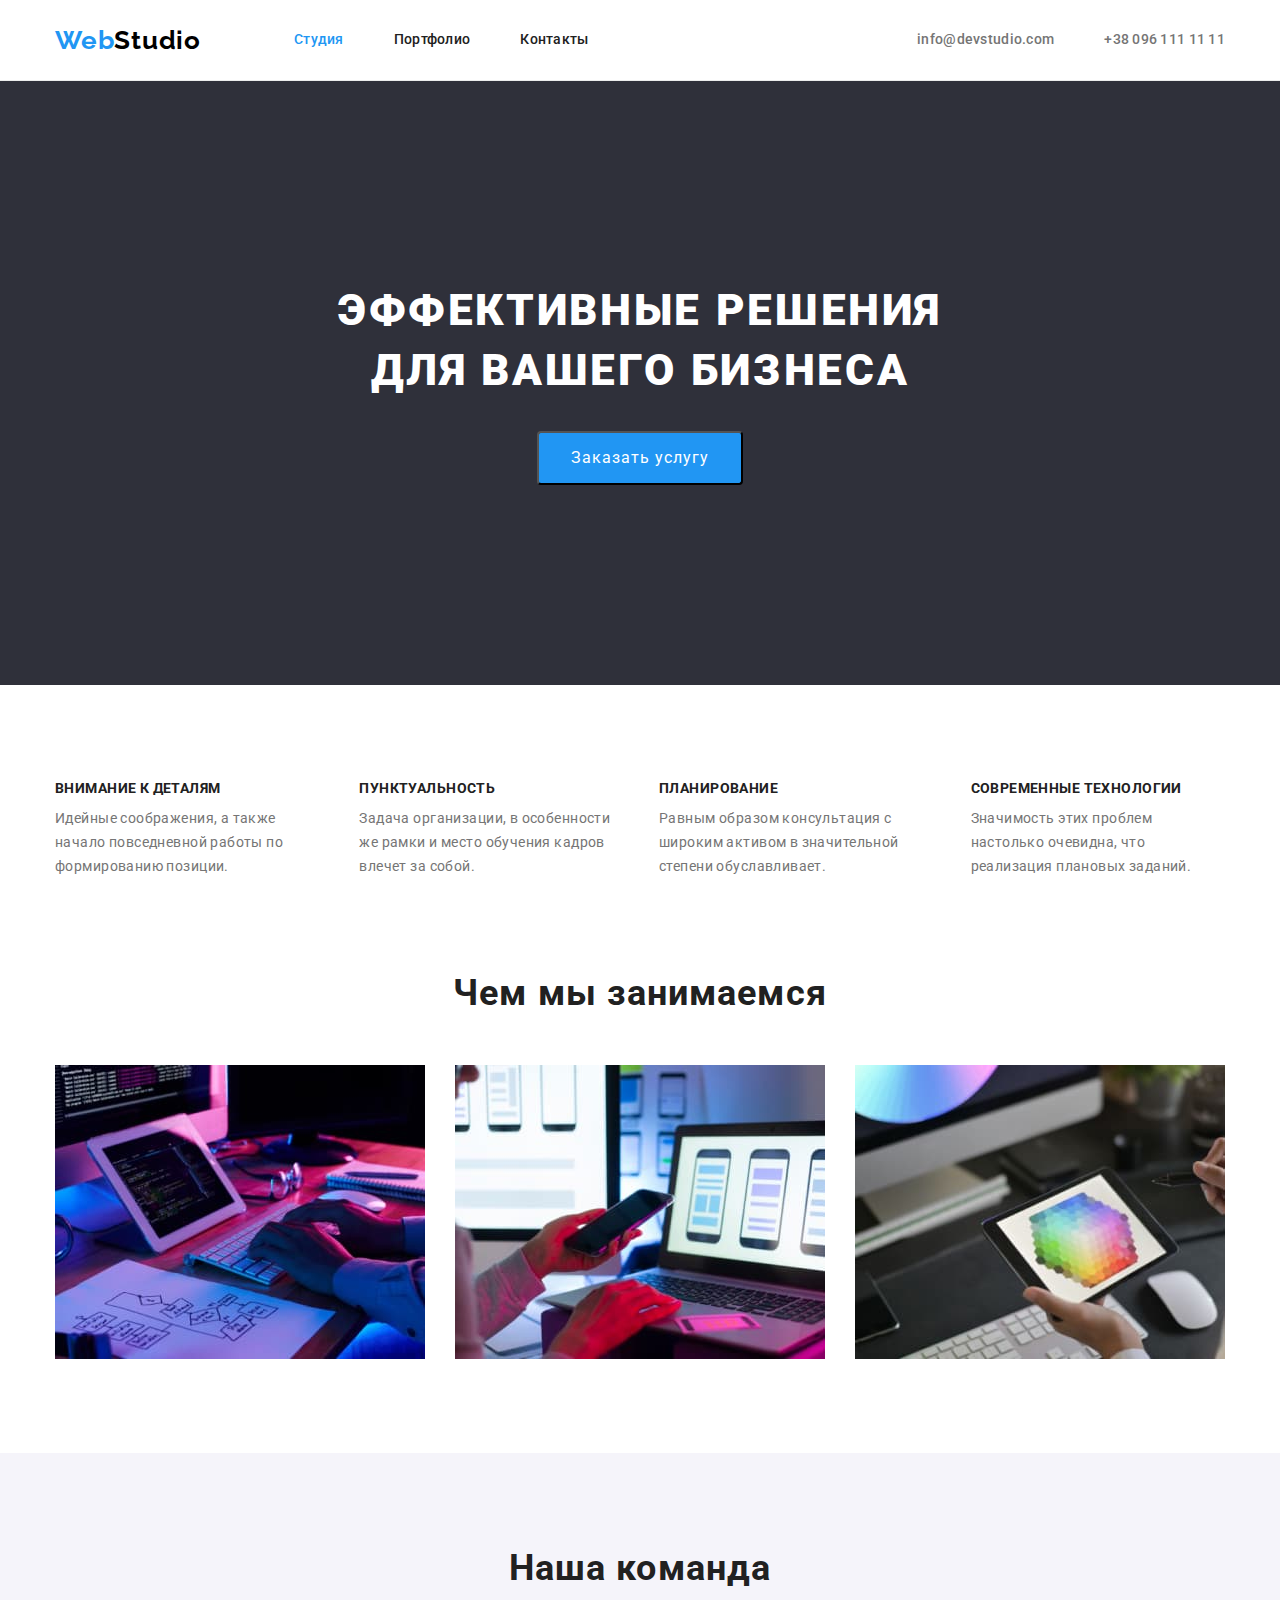
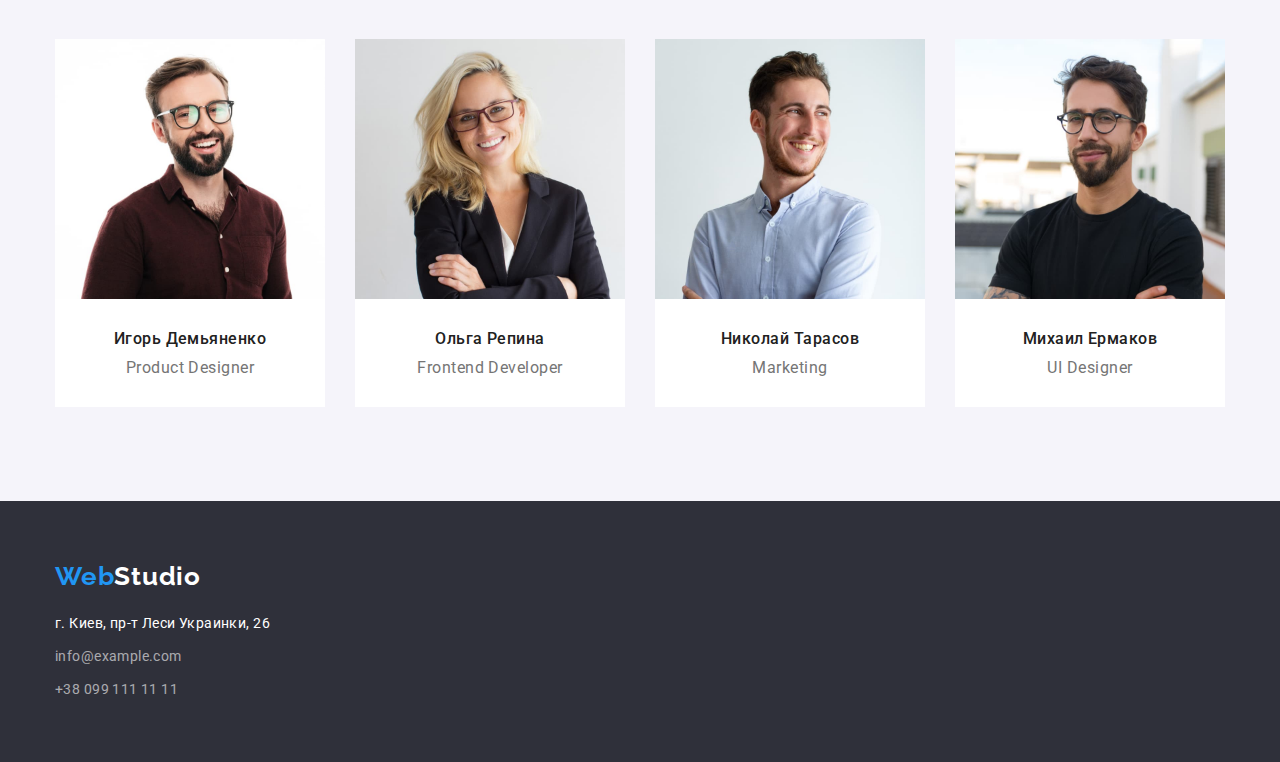
<file: index.html>
<!DOCTYPE html>
<html lang="ru">
  <head>
    <meta charset="UTF-8" />
    <meta http-equiv="X-UA-Compatible" content="IE=edge" />
    <meta name="viewport" content="width=device-width, initial-scale=1.0" />
    <title>Document</title>
    <link rel="preconnect" href="https://fonts.googleapis.com" />
    <link rel="preconnect" href="https://fonts.gstatic.com" crossorigin />
    <link
      href="https://fonts.googleapis.com/css2?family=Raleway:wght@700&family=Roboto:wght@400;500;700;900&display=swap"
      rel="stylesheet"
    />
    <link
      rel="stylesheet"
      href="https://cdnjs.cloudflare.com/ajax/libs/modern-normalize/1.0.0/modern-normalize.min.css"
    />
    <link rel="stylesheet" href="./css/styles.css" />
  </head>

  <body>
    <!--Шапка сайта-->
    <header class="header">
      <div class="container">
        <a class="logo link" href=""> Web<span class="header-logo">Studio</span></a>
        <nav class="header-nav">
          <ul class="header-list list">
            <li class="header-item">
              <a class="header-link link current" href="./index.html">Студия</a>
            </li>
            <li class="header-item">
              <a class="header-link link" href="./portfolio.html">Портфолио</a>
            </li>
            <li class="header-item">
              <a class="header-link link" href="">Контакты</a>
            </li>
          </ul>
        </nav>
        <div class="header-connect">
          <ul class="header-list list">
            <li class="header-link link">
              <a href="mailto:nfo@devstudio.com" class="header-contact link">info@devstudio.com</a>
            </li>
            <li class="header-link link">
              <a href="tel:+380961111111" class="header-contact link">+38 096 111 11 11</a>
            </li>
          </ul>
        </div>
      </div>
    </header>

    <!--Блок герой-->

    <main>
      <section class="hero">
        <div class="container">
          <h1 class="section-title">
            Эффективные решения <br />
            для вашего бизнеса
          </h1>
          <button class="section-btn btn" type="button">Заказать услугу</button>
        </div>
      </section>

      <section class="section">
        <div class="container">
          <h2 class="visually-hidden">Наши приемущества</h2>
          <ul class="benefits-list list">
            <li class="benefits-item">
              <h3 class="benefits-title">Внимание к деталям</h3>
              <p class="benefits-text">
                Идейные соображения, а также начало повседневной работы по формированию позиции.
              </p>
            </li>
            <li class="benefits-item">
              <h3 class="benefits-title">Пунктуальность</h3>
              <p class="benefits-text">
                Задача организации, в особенности же рамки и место обучения кадров влечет за собой.
              </p>
            </li>
            <li class="benefits-item">
              <h3 class="benefits-title">Планирование</h3>
              <p class="benefits-text">
                Равным образом консультация с широким активом в значительной степени обуславливает.
              </p>
            </li>
            <li class="benefits-item">
              <h3 class="benefits-title">Современные технологии</h3>
              <p class="benefits-text">
                Значимость этих проблем настолько очевидна, что реализация плановых заданий.
              </p>
            </li>
          </ul>
        </div>
      </section>

      <!--Чем мы занимаемся-->
      <section class="section-about">
        <div class="container">
          <h2 class="about-job">Чем мы занимаемся</h2>
          <ul class="about-job-list list">
            <li class="about-job-item">
              <img src="./img/box1.jpg" alt="Поиск" width="370" height="294" />
            </li>
            <li class="about-job-item">
              <img src="./img/box2.jpg" alt="Решение" width="370" height="294" />
            </li>
            <li class="about-job-item">
              <img src="./img/box3.jpg" alt="Дизайн" width="370" height="294" />
            </li>
          </ul>
        </div>
      </section>

      <!--Наша команда-->

      <section class="section team">
        <div class="container">
          <h2 class="team-title">Наша команда</h2>
          <ul class="team-list list">
            <li class="team-item">
              <img src="./img/person1.jpg" alt="" width="270" height="260" />
              <div class="team-wrap">
                <h3 class="team-name">Игорь Демьяненко</h3>
                <p class="team-position">Product Designer</p>
              </div>
            </li>

            <li class="team-item">
              <img src="./img/person2.jpg" alt="" width="270" height="260" />
              <div class="team-wrap">
                <h3 class="team-name">Ольга Репина</h3>
                <p class="team-position">Frontend Developer</p>
              </div>
            </li>

            <li class="team-item">
              <img src="./img/person3.jpg" alt="" width="270" height="260" />
              <div class="team-wrap">
                <h3 class="team-name">Николай Тарасов</h3>
                <p class="team-position">Marketing</p>
              </div>
            </li>

            <li class="team-item">
              <img src="./img/person4.jpg" alt="" width="270" height="260" />
              <div class="team-wrap">
                <h3 class="team-name">Михаил Ермаков</h3>
                <p class="team-position">UI Designer</p>
              </div>
            </li>
          </ul>
        </div>
      </section>
    </main>

    <!--Футер-->
    <footer class="footer">
      <div class="container">
        <a class="logo logo-footer link" href="">Web<span class="footer-logo">Studio</span></a>
        <address class="address">
          <ul class="address-list list">
            <li class="addres-item">
              <a class="address-map link" href="https://goo.gl/maps/DvFq3NS5mkyy2Gw16"
                >г. Киев, пр-т Леси Украинки, 26</a
              >
            </li>
            <li class="addres-item">
              <a class="address-link link" href="mailto:info@example.com">info@example.com</a>
            </li>
            <li class="addres-item">
              <a class="address-link link" href="tel:+380991111111">+38 099 111 11 11</a>
            </li>
          </ul>
        </address>
      </div>
    </footer>
  </body>
</html>
</file>
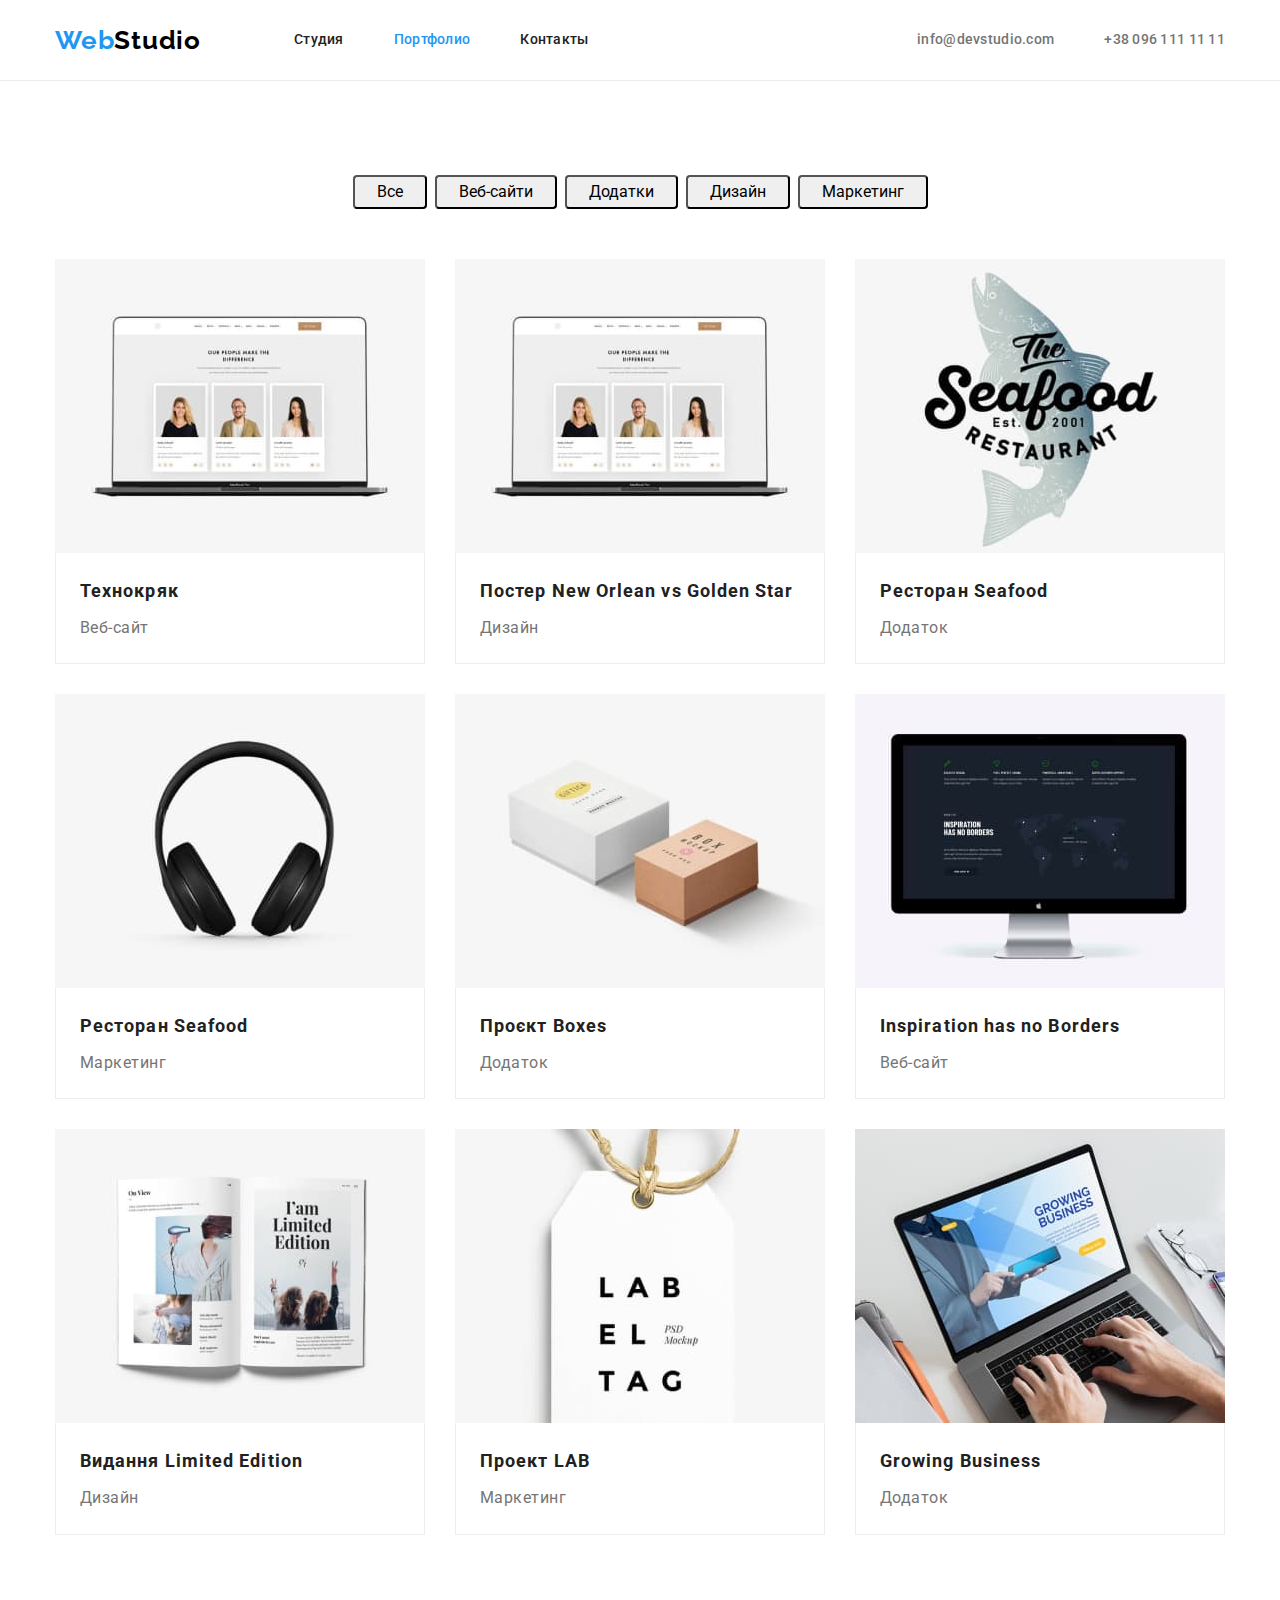
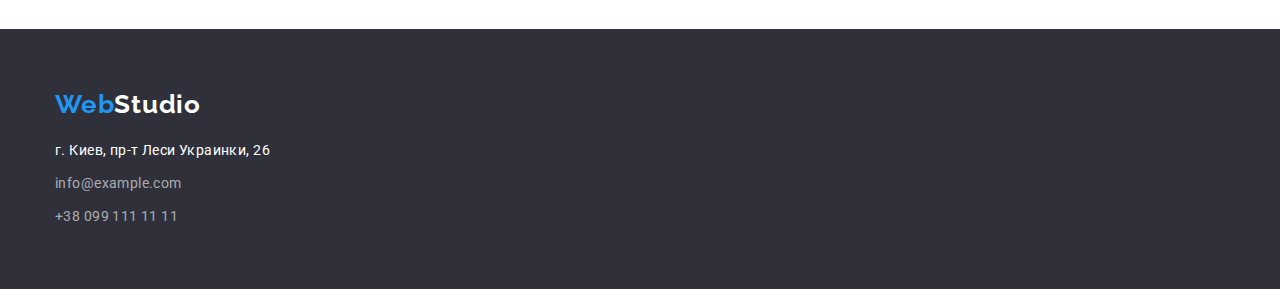
<file: portfolio.html>
<!DOCTYPE html>
<html lang="ru">
  <head>
    <meta charset="UTF-8" />
    <meta http-equiv="X-UA-Compatible" content="IE=edge" />
    <meta name="viewport" content="width=device-width, initial-scale=1.0" />
    <title>Document</title>
    <link rel="preconnect" href="https://fonts.googleapis.com" />
    <link rel="preconnect" href="https://fonts.gstatic.com" crossorigin />
    <link
      href="https://fonts.googleapis.com/css2?family=Raleway:wght@700&family=Roboto:wght@400;500;700;900&display=swap"
      rel="stylesheet"
    />
    <link
      rel="stylesheet"
      href="https://cdnjs.cloudflare.com/ajax/libs/modern-normalize/1.0.0/modern-normalize.min.css"
    />
    <link rel="stylesheet" href="./css/styles.css" />
  </head>
  <body>
    <!--Шапка сайта-->

    <header class="header">
      <div class="container">
        <a class="logo link" href=""> Web<span class="header-logo">Studio</span></a>
        <nav class="header-nav">
          <ul class="header-list list">
            <li class="header-item">
              <a class="header-link link" href="./index.html">Студия</a>
            </li>
            <li class="header-item">
              <a class="header-link link current" href="./portfolio.html">Портфолио</a>
            </li>
            <li class="header-item">
              <a class="header-link link" href="">Контакты</a>
            </li>
          </ul>
        </nav>
        <div class="header-connect">
          <ul class="header-list list">
            <li class="header-link link">
              <a href="mailto:nfo@devstudio.com" class="header-contact link">info@devstudio.com</a>
            </li>
            <li class="header-link link">
              <a href="tel:+380961111111" class="header-contact link">+38 096 111 11 11</a>
            </li>
          </ul>
        </div>
      </div>
    </header>

    <!--Блок герой-->

    <main>
      <section class="section">
        <div class="container">
          <h1 class="visually-hidden">About</h1>
          <ul class="hero-list">
            <li class="hero-item list">
              <button class="hero-button btn" type="button">Все</button>
            </li>
            <li class="hero-item list">
              <button class="hero-button btn" type="button">Веб-сайти</button>
            </li>
            <li class="hero-item list">
              <button class="hero-button btn" type="button">Додатки</button>
            </li>
            <li class="hero-item list">
              <button class="hero-button btn" type="button">Дизайн</button>
            </li>
            <li class="hero-item list">
              <button class="hero-button btn" type="button">Маркетинг</button>
            </li>
          </ul>

          <!--ABOUT-->

          <ul class="about-list list">
            <li class="about-item">
              <img src="./img/img1.jpg" alt="Сайти" width="370" height="294" />
              <div class="about-wrap">
                <h2 class="about-title">Технокряк</h2>
                <p class="about-after-title">Веб-сайт</p>
              </div>
            </li>
            <li class="about-item">
              <img src="./img/img2.jpg" alt="Сайти" width="370" height="294" />
              <div class="about-wrap">
                <h2 class="about-title">Постер New Orlean vs Golden Star</h2>
                <p class="about-after-title">Дизайн</p>
              </div>
            </li>
            <li class="about-item">
              <img src="./img/img3.jpg" alt="Сайти" width="370" height="294" />
              <div class="about-wrap">
                <h2 class="about-title">Ресторан Seafood</h2>
                <p class="about-after-title">Додаток</p>
              </div>
            </li>
            <li class="about-item">
              <img src="./img/img4.jpg" alt="Сайти" width="370" height="294" />
              <div class="about-wrap">
                <h2 class="about-title">Ресторан Seafood</h2>
                <p class="about-after-title">Маркетинг</p>
              </div>
            </li>
            <li class="about-item">
              <img src="./img/img5.jpg" alt="Сайти" width="370" height="294" />
              <div class="about-wrap">
                <h2 class="about-title">Проєкт Boxes</h2>
                <p class="about-after-title">Додаток</p>
              </div>
            </li>
            <li class="about-item">
              <img src="./img/img6.jpg" alt="Сайти" width="370" height="294" />
              <div class="about-wrap">
                <h2 class="about-title">Inspiration has no Borders</h2>
                <p class="about-after-title">Веб-сайт</p>
              </div>
            </li>
            <li class="about-item">
              <img src="./img/img7.jpg" alt="Сайти" width="370" height="294" />
              <div class="about-wrap">
                <h2 class="about-title">Видання Limited Edition</h2>
                <p class="about-after-title">Дизайн</p>
              </div>
            </li>
            <li class="about-item">
              <img src="./img/img8.jpg" alt="Сайти" width="370" height="294" />
              <div class="about-wrap">
                <h2 class="about-title">Проект LAB</h2>
                <p class="about-after-title">Маркетинг</p>
              </div>
            </li>
            <li class="about-item">
              <img src="./img/img9.jpg" alt="Сайти" width="370" height="294" />
              <div class="about-wrap">
                <h2 class="about-title">Growing Business</h2>
                <p class="about-after-title">Додаток</p>
              </div>
            </li>
          </ul>
        </div>
      </section>
    </main>
    <!--Футер-->
    <footer class="footer">
      <div class="container">
        <a class="logo logo-footer link" href="">Web<span class="footer-logo">Studio</span></a>
        <address class="address">
          <ul class="address-list list">
            <li class="addres-item">
              <a class="address-map link" href="https://goo.gl/maps/DvFq3NS5mkyy2Gw16"
                >г. Киев, пр-т Леси Украинки, 26</a
              >
            </li>
            <li class="addres-item">
              <a class="address-link link" href="mailto:info@example.com">info@example.com</a>
            </li>
            <li class="addres-item">
              <a class="address-link link" href="tel:+380991111111">+38 099 111 11 11</a>
            </li>
          </ul>
        </address>
      </div>
    </footer>
  </body>
</html>
</file>
<file: css/styles.css>
:root {
  --link-btn-title-color: #212121;
  --contact-aftertitle-color: #757575;
  --hover-focus-color: #2196f3;
  --address-map: #ffffff;
  --benefits-job-team-title-name: #212121;
  --benefits-team-text: #757575;
  --text-color-btn-hover-focus: #ffffff;
  --header-logo: #000000;
  --footer-logo: #ffffff;
}

/* 1)-----PORTFOLIO------- */

body {
  font-family: 'Roboto', sans-serif;
  color: var(--link-btn-title-color);
}

p,
h1,
h2,
h3,
h4,
h5,
h6 {
  margin: 0;
}

ul {
  margin: 0;
  padding-left: 0;
}

button {
  cursor: pointer;
}

address {
  font-style: normal;
}

img {
  display: block;
  max-width: 100%;
  height: auto;
}

.container {
  width: 1200px;
  padding-left: 15px;
  padding-right: 15px;
  margin-left: auto;
  margin-right: auto;
}

.list {
  list-style: none;
}

.link {
  text-decoration: none;
}

.logo {
  font-family: 'Raleway', sans-serif;
  font-weight: 700;
  font-size: 26px;
  line-height: 1.19;
  letter-spacing: 0.03em;
  color: var(--hover-focus-color);
  margin-right: 93px;
}

.header-logo {
  font-size: 26px;
  line-height: 1.19;
  letter-spacing: 0.03em;
  color: var(--header-logo);
}

.footer-logo {
  font-size: 26px;
  line-height: 1.19;
  letter-spacing: 0.03em;
  color: var(--footer-logo);
}

.btn {
  cursor: pointer;
}

.visually-hidden {
  position: absolute;
  white-space: nowrap;
  width: 1px;
  height: 1px;
  overflow: hidden;
  border: 0;
  padding: 0;
  clip: rect(0 0 0 0);
  clip-path: inset(50%);
  margin: -1px;
}

/* HEADER */

.header {
  border-bottom: 1px solid #ececec;
}

.header .container {
  display: flex;
  align-items: center;
}

.header-connect {
  margin-left: auto;
}

.header-list {
  display: flex;
  gap: 50px;
}

.header-link {
  font-weight: 500;
  font-size: 14px;
  line-height: 1.14;
  letter-spacing: 0.02em;
  color: var(--link-btn-title-color);
  padding: 32px 0;
  display: block;
}

.header-contact {
  font-weight: 500;
  font-size: 14px;
  line-height: 1.14;
  letter-spacing: 0.02em;
  color: var(--contact-aftertitle-color);
}

.header-link:hover,
.header-link:focus {
  color: var(--hover-focus-color);
}

.header-contact:hover,
.header-contact:focus {
  color: var(--hover-focus-color);
}

.header-list .link.current {
  color: var(--hover-focus-color);
}

/* Hero */

.hero {
  padding: 200px 0;
}

.hero-item {
  font-weight: 500;
  font-size: 16px;
  line-height: 1.62;
  text-align: center;
  letter-spacing: 0.03em;
  color: var(--link-btn-title-color);
}

.hero-button:hover,
.hero-button:focus {
  background-color: var(--hover-focus-color);
  color: var(--text-color-btn-hover-focus);
}

.hero-button {
  border-radius: 4px;
  padding: 6px 22px;
  display: inline-block;
  text-align: center;
}

.hero-list {
  display: flex;
  justify-content: center;
  margin-bottom: 50px;
}

.hero-list .hero-item + .hero-item {
  margin-left: 8px;
}

/* ABOUT */

.section-about {
  padding-top: 0;
  padding-bottom: 94px;
}

.about-title {
  font-size: 18px;
  line-height: 2;
  letter-spacing: 0.06em;
  color: var(--link-btn-title-color);
  margin-bottom: 4px;
}

.about-after-title {
  font-size: 16px;
  line-height: 1.88;
  letter-spacing: 0.03em;
  color: var(--contact-aftertitle-color);
}

.about-list {
  display: flex;
  flex-wrap: wrap;
  gap: 30px;
}

.about-wrap {
  padding: 20px 24px;
  border: 1px solid #eeeeee;
  border-top: none;
}

.about-item {
  flex-basis: calc((100% - 60px) / 3);
}

/* FOOTER */
.footer {
  padding-top: 60px;
  padding-bottom: 60px;
  background-color: #2f303a;
}

.address {
  margin-top: 20px;
}

.address-map {
  font-style: normal;
  font-size: 14px;
  line-height: 1.71;
  letter-spacing: 0.03em;
  color: var(--address-map);
}

.address-map:hover,
.address-map:focus {
  color: var(--hover-focus-color);
}

.address-link {
  font-style: normal;
  font-size: 14px;
  line-height: 1.71;
  letter-spacing: 0.03em;
  color: rgba(255, 255, 255, 0.6);
}

.address-link:hover,
.address-link:focus {
  color: var(--hover-focus-color);
}

.addres-item:not(:last-child) {
  margin-bottom: 9px;
}

.logo-footer {
  margin-right: 0;
}

/* 2)-------INDEX.HTML-------*/

.hero {
  background-color: #2f303a;
  text-align: center;
}

.section-title {
  font-weight: 900;
  font-size: 44px;
  line-height: 1.36;
  text-align: center;
  letter-spacing: 0.06em;
  text-transform: uppercase;
  color: var(--text-color-btn-hover-focus);
  margin-bottom: 30px;
}

.section-btn {
  border-radius: 4px;
  padding: 10px 32px;
  font-size: 16px;
  line-height: 1.88;
  align-items: center;
  text-align: center;
  letter-spacing: 0.06em;
  color: var(--text-color-btn-hover-focus);
  background-color: var(--hover-focus-color);
}

.section-btn:focus,
.section-btn:hover {
  background-color: #188ce8;
}

/* BENEFITS */

.section {
  padding-top: 94px;
  padding-bottom: 94px;
}

.benefits-title {
  font-size: 14px;
  line-height: 1.33;
  letter-spacing: 0.03em;
  text-transform: uppercase;
  color: var(--benefits-job-team-title-name);
  margin-bottom: 10px;
}

.benefits-text {
  font-size: 14px;
  line-height: 1.71;
  letter-spacing: 0.03em;
  color: var(--benefits-team-text);
}

.benefits-list {
  display: flex;
  gap: 30px;
}

/* ABOUT */

.about-job {
  font-size: 36px;
  line-height: 1.16;
  text-align: center;
  letter-spacing: 0.03em;
  color: var(--benefits-job-team-title-name);
  margin-bottom: 50px;
}

.about-job-list {
  display: flex;
  gap: 30px;
}

/* TEAM */

.team {
  background-color: #f5f4fa;
}
.team-title {
  font-size: 36px;
  line-height: 1.17;
  text-align: center;
  letter-spacing: 0.03em;
  color: var(--benefits-job-team-title-name);
  margin-bottom: 50px;
}

.team-name {
  font-weight: 500;
  font-size: 16px;
  line-height: 1.19;
  text-align: center;
  letter-spacing: 0.03em;
  color: var(--benefits-job-team-title-name);
  margin-bottom: 10px;
}
.team-position {
  font-size: 16px;
  line-height: 1.19;
  text-align: center;
  letter-spacing: 0.03em;
  color: var(--benefits-team-text);
}

.team-list {
  display: flex;
  gap: 30px;
  background-color: #f5f4fa;
}

.team-item {
  background-color: #ffffff;
}

.team-wrap {
  padding-top: 30px;
  padding-bottom: 30px;
}
</file>
